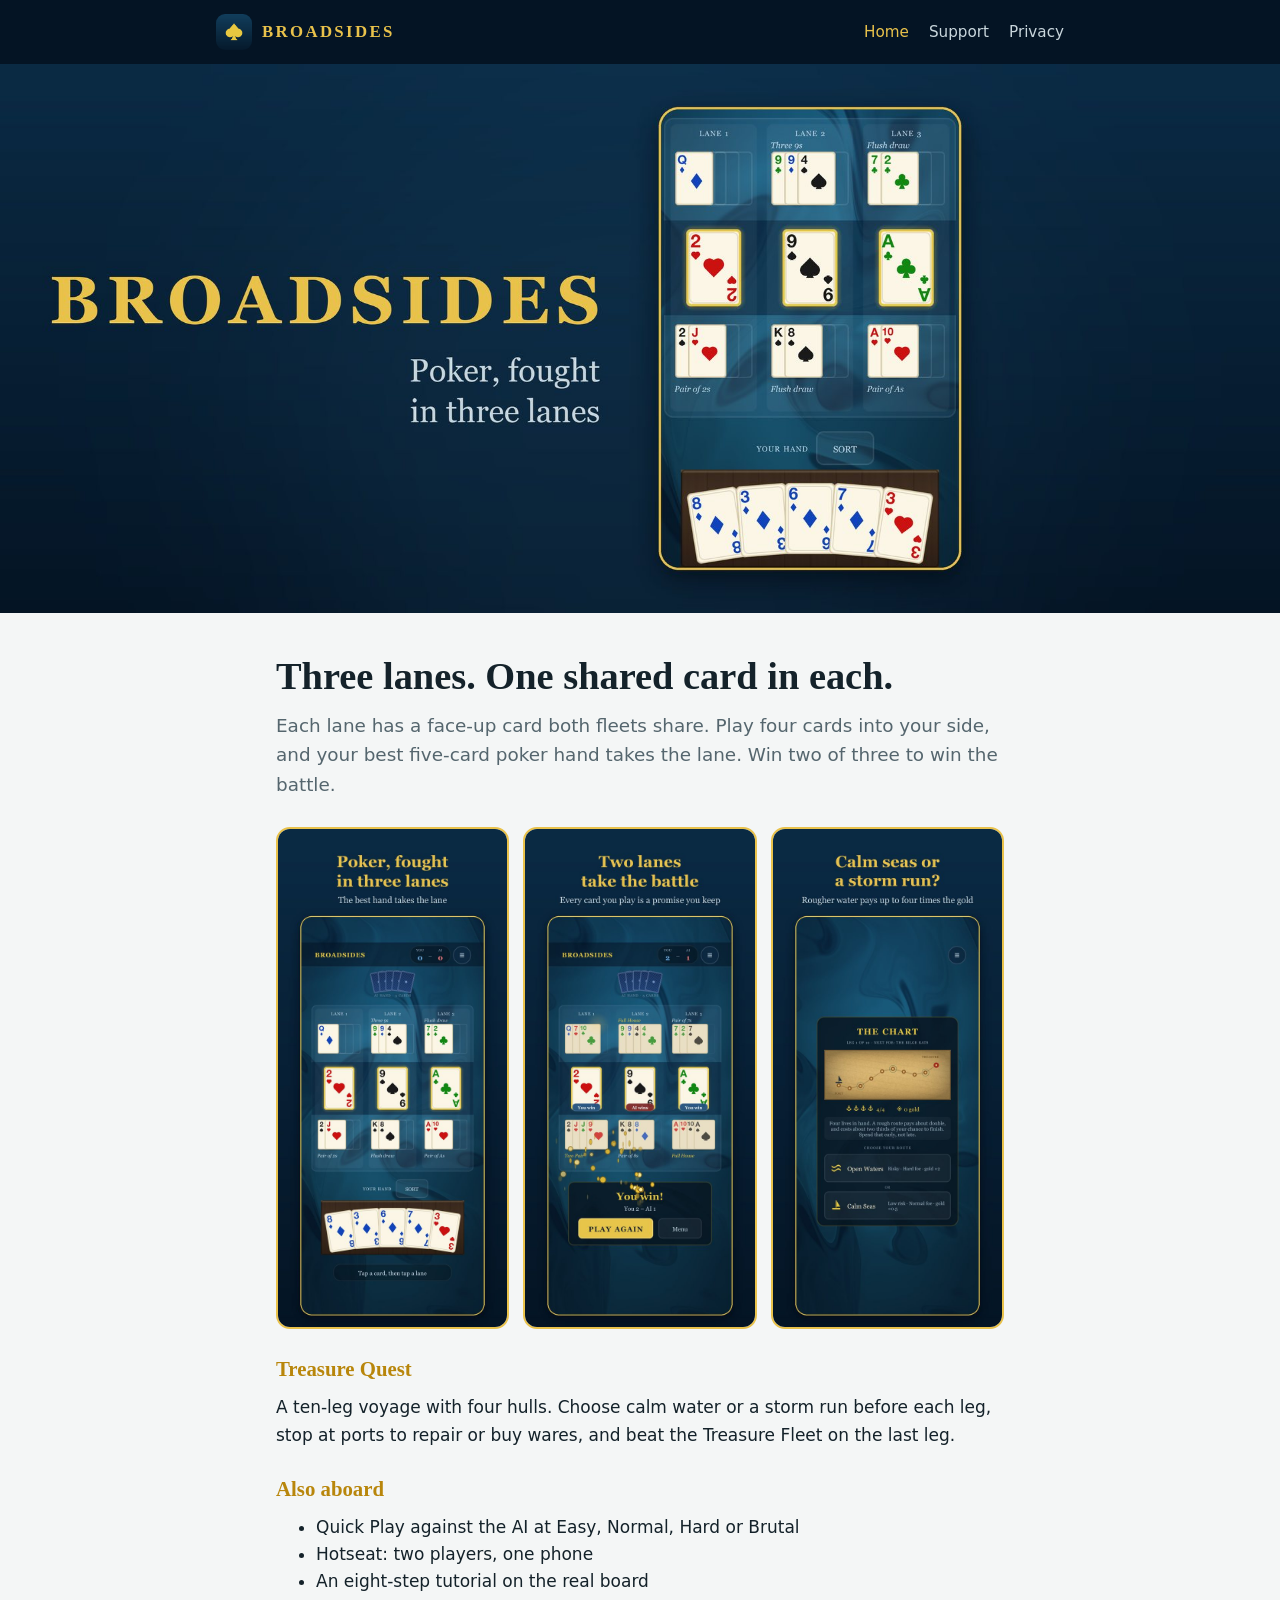
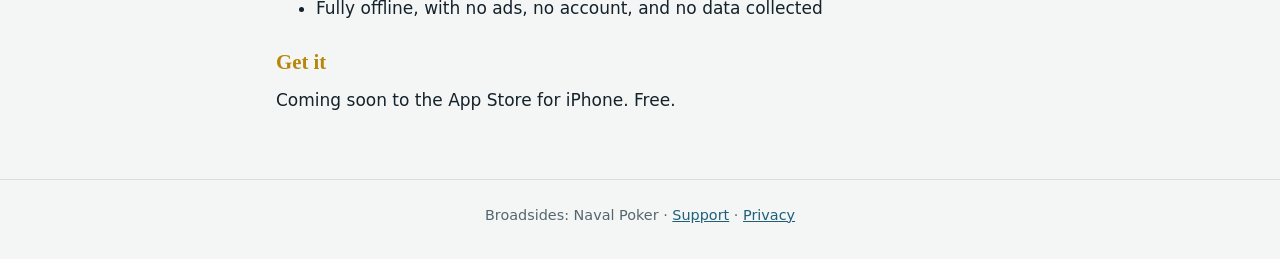
<file: index.html>
<!doctype html>
<html lang="en">
<head>
<meta charset="utf-8">
<meta name="viewport" content="width=device-width, initial-scale=1, viewport-fit=cover">
<title>Broadsides: Naval Poker</title>
<meta name="description" content="Poker fought across three lanes of open sea. Win two lanes to win the battle, then sail ten legs for the Treasure Fleet.">
<link rel="icon" href="img/icon.png">
<link rel="apple-touch-icon" href="img/icon.png">
<link rel="stylesheet" href="site.css">
</head>
<body>
<header class="bar"><nav>
  <a class="brand" href="./"><img src="img/icon.png" alt=""><span>BROADSIDES</span></a>
  <a class="nav" href="./" aria-current="page">Home</a>
  <a class="nav" href="support.html">Support</a>
  <a class="nav" href="privacy.html">Privacy</a>
</nav></header>
<div class="hero"><img src="img/header.jpg" alt="Broadsides: a battle in progress across three lanes, with the shared card in the middle of each" width="1920" height="823"></div>
<main>
  <section>
    <h1>Three lanes. One shared card in each.</h1>
    <p class="lede">Each lane has a face-up card both fleets share. Play four cards into your side, and your best five-card poker hand takes the lane. Win two of three to win the battle.</p>
  </section>
  <div class="shots">
    <img src="img/01-board-mid.jpg" alt="A battle in progress" width="600" height="1304" loading="lazy">
    <img src="img/02-fx-jackpot.jpg" alt="A two-to-one win" width="600" height="1304" loading="lazy">
    <img src="img/03-chart.jpg" alt="Choosing a route on the chart" width="600" height="1304" loading="lazy">
  </div>
  <section>
    <h2>Treasure Quest</h2>
    <p>A ten-leg voyage with four hulls. Choose calm water or a storm run before each leg, stop at ports to repair or buy wares, and beat the Treasure Fleet on the last leg.</p>
  </section>
  <section>
    <h2>Also aboard</h2>
    <ul>
      <li>Quick Play against the AI at Easy, Normal, Hard or Brutal</li>
      <li>Hotseat: two players, one phone</li>
      <li>An eight-step tutorial on the real board</li>
      <li>Fully offline, with no ads, no account, and no data collected</li>
    </ul>
  </section>
  <section>
    <h2>Get it</h2>
    <p>Coming soon to the App Store for iPhone. Free.</p>
  </section>
</main>
<footer>Broadsides: Naval Poker · <a href="support.html">Support</a> · <a href="privacy.html">Privacy</a></footer>
</body>
</html>
</file>
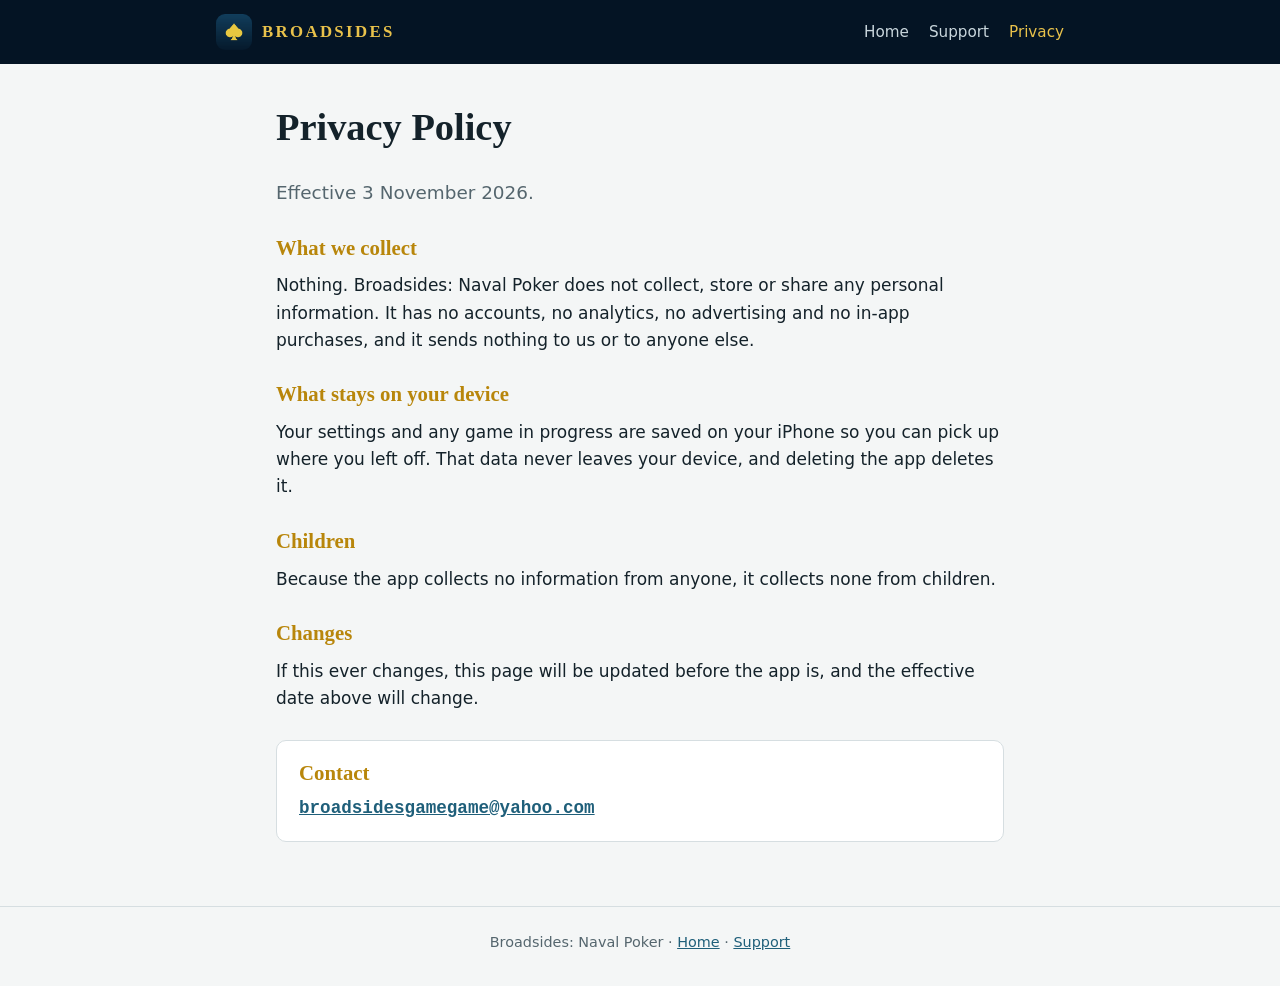
<file: privacy.html>
<!doctype html>
<html lang="en">
<head>
<meta charset="utf-8">
<meta name="viewport" content="width=device-width, initial-scale=1, viewport-fit=cover">
<title>Broadsides Privacy Policy</title>
<meta name="description" content="Privacy policy for Broadsides: Naval Poker. The app collects no data.">
<link rel="icon" href="img/icon.png">
<link rel="stylesheet" href="site.css">
</head>
<body>
<header class="bar"><nav>
  <a class="brand" href="./"><img src="img/icon.png" alt=""><span>BROADSIDES</span></a>
  <a class="nav" href="./">Home</a>
  <a class="nav" href="support.html">Support</a>
  <a class="nav" href="privacy.html" aria-current="page">Privacy</a>
</nav></header>
<main>
  <h1>Privacy Policy</h1>
  <p class="lede">Effective 3 November 2026.</p>

  <section>
    <h2>What we collect</h2>
    <p>Nothing. Broadsides: Naval Poker does not collect, store or share any personal information. It has no accounts, no analytics, no advertising and no in-app purchases, and it sends nothing to us or to anyone else.</p>
  </section>

  <section>
    <h2>What stays on your device</h2>
    <p>Your settings and any game in progress are saved on your iPhone so you can pick up where you left off. That data never leaves your device, and deleting the app deletes it.</p>
  </section>

  <section>
    <h2>Children</h2>
    <p>Because the app collects no information from anyone, it collects none from children.</p>
  </section>

  <section>
    <h2>Changes</h2>
    <p>If this ever changes, this page will be updated before the app is, and the effective date above will change.</p>
  </section>

  <div class="card">
    <h2>Contact</h2>
    <p class="email"><a href="mailto:broadsidesgamegame@yahoo.com?subject=Broadsides%20privacy">broadsidesgamegame@yahoo.com</a></p>
  </div>
</main>
<footer>Broadsides: Naval Poker · <a href="./">Home</a> · <a href="support.html">Support</a></footer>
</body>
</html>
</file>
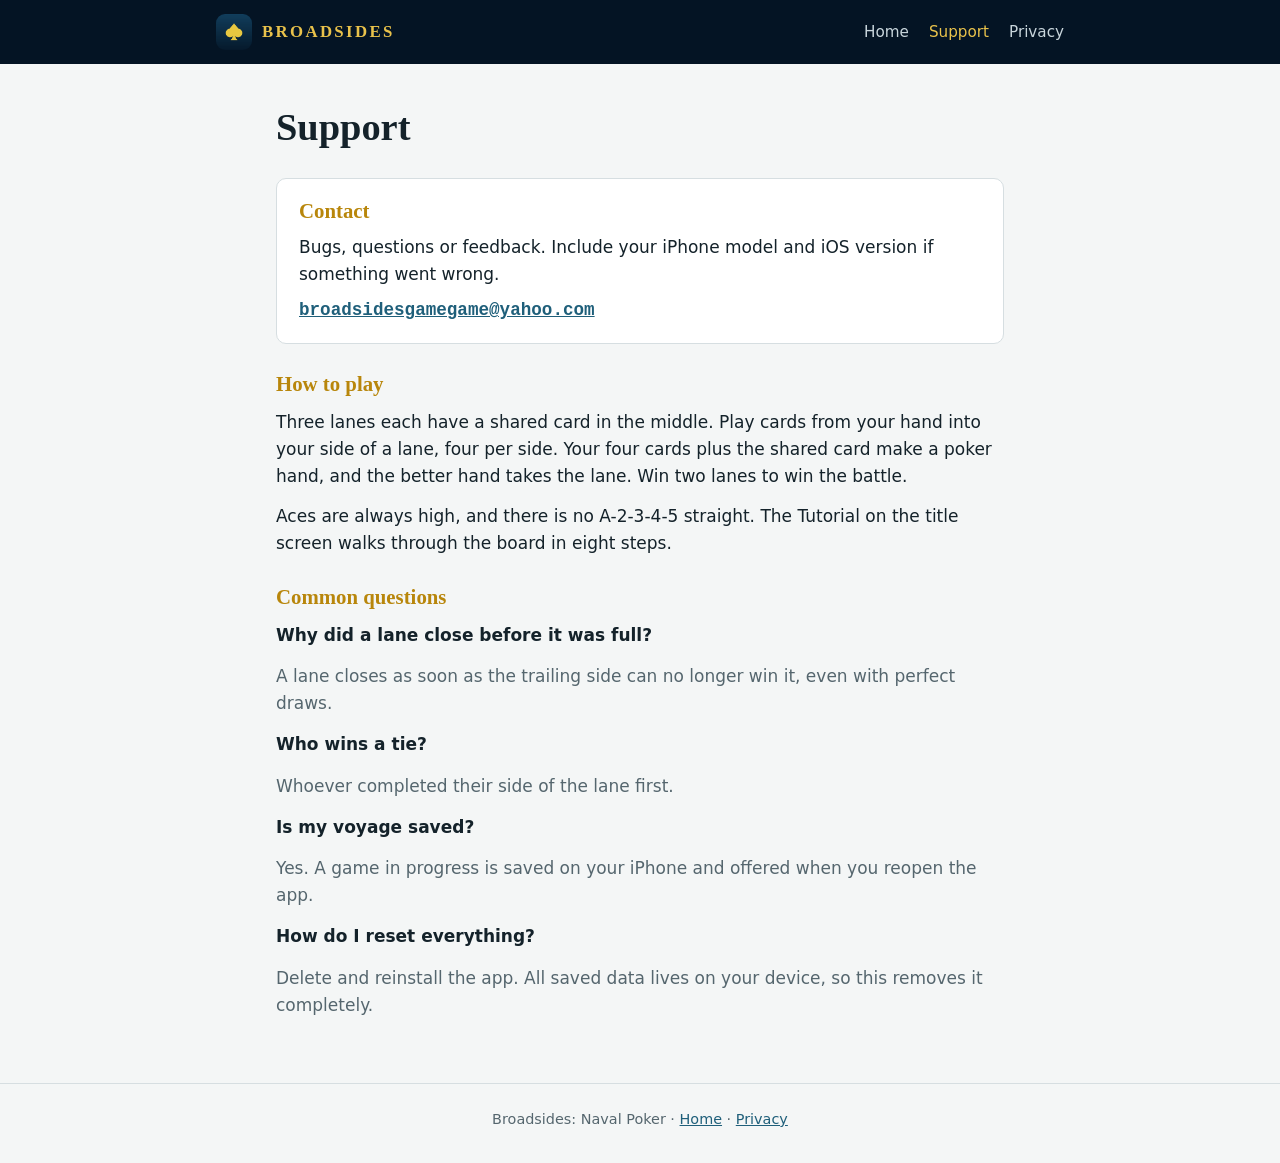
<file: support.html>
<!doctype html>
<html lang="en">
<head>
<meta charset="utf-8">
<meta name="viewport" content="width=device-width, initial-scale=1, viewport-fit=cover">
<title>Broadsides Support</title>
<meta name="description" content="Help and contact for Broadsides: Naval Poker.">
<link rel="icon" href="img/icon.png">
<link rel="stylesheet" href="site.css">
</head>
<body>
<header class="bar"><nav>
  <a class="brand" href="./"><img src="img/icon.png" alt=""><span>BROADSIDES</span></a>
  <a class="nav" href="./">Home</a>
  <a class="nav" href="support.html" aria-current="page">Support</a>
  <a class="nav" href="privacy.html">Privacy</a>
</nav></header>
<main>
  <h1>Support</h1>

  <div class="card">
    <h2>Contact</h2>
    <p>Bugs, questions or feedback. Include your iPhone model and iOS version if something went wrong.</p>
    <p class="email"><a href="mailto:broadsidesgamegame@yahoo.com?subject=Broadsides%20support">broadsidesgamegame@yahoo.com</a></p>
  </div>

  <section>
    <h2>How to play</h2>
    <p>Three lanes each have a shared card in the middle. Play cards from your hand into your side of a lane, four per side. Your four cards plus the shared card make a poker hand, and the better hand takes the lane. Win two lanes to win the battle.</p>
    <p>Aces are always high, and there is no A-2-3-4-5 straight. The Tutorial on the title screen walks through the board in eight steps.</p>
  </section>

  <section>
    <h2>Common questions</h2>
    <dl>
      <dt>Why did a lane close before it was full?</dt>
      <dd>A lane closes as soon as the trailing side can no longer win it, even with perfect draws.</dd>
      <dt>Who wins a tie?</dt>
      <dd>Whoever completed their side of the lane first.</dd>
      <dt>Is my voyage saved?</dt>
      <dd>Yes. A game in progress is saved on your iPhone and offered when you reopen the app.</dd>
      <dt>How do I reset everything?</dt>
      <dd>Delete and reinstall the app. All saved data lives on your device, so this removes it completely.</dd>
    </dl>
  </section>
</main>
<footer>Broadsides: Naval Poker · <a href="./">Home</a> · <a href="privacy.html">Privacy</a></footer>
</body>
</html>
</file>
<file: site.css>
/* Broadsides support site. One reading column, the game's own sea and gold. */
:root {
  --bg: #f4f6f6; --paper: #ffffff; --ink: #14222a; --muted: #55666e; --rule: #d6dee1;
  --sea: #0a2a44; --sea-deep: #041424; --gold: #b8860b; --gold-bright: #e9c24b; --link: #1f5f7a;
  --display: Georgia, "Times New Roman", serif;
  --body: -apple-system, BlinkMacSystemFont, "Segoe UI", system-ui, sans-serif;
}
@media (prefers-color-scheme: dark) {
  :root { --bg: #071521; --paper: #0d2233; --ink: #e4edf0; --muted: #98abb3; --rule: #1f3a4e;
          --gold: #e9c24b; --link: #7cc0de; color-scheme: dark; }
}
* { box-sizing: border-box; }
html { -webkit-text-size-adjust: 100%; }
body { margin: 0; background: var(--bg); color: var(--ink); font: 17px/1.6 var(--body); }
a { color: var(--link); }
a:focus-visible { outline: 2px solid var(--gold-bright); outline-offset: 2px; }
img { max-width: 100%; height: auto; display: block; }

.bar { background: var(--sea-deep); }
.bar nav { max-width: 880px; margin: 0 auto; display: flex; align-items: center; gap: 20px; flex-wrap: wrap;
  padding: 14px max(16px, env(safe-area-inset-right)) 14px max(16px, env(safe-area-inset-left)); }
.brand { display: flex; align-items: center; gap: 10px; text-decoration: none; margin-right: auto; }
.brand img { width: 36px; height: 36px; border-radius: 9px; }
.brand span { font: 700 1.05rem/1 var(--display); letter-spacing: .14em; color: var(--gold-bright); }
.bar a.nav { color: #c9d6dc; text-decoration: none; font-size: .95rem; }
.bar a.nav[aria-current="page"], .bar a.nav:hover { color: var(--gold-bright); }

.hero { background: linear-gradient(var(--sea), var(--sea-deep)); }
.hero img { width: 100%; max-width: 1400px; margin: 0 auto; }

main { max-width: 760px; margin: 0 auto; display: grid; gap: 28px;
  padding: 40px max(16px, env(safe-area-inset-right)) 64px max(16px, env(safe-area-inset-left)); }
h1, h2 { font-family: var(--display); line-height: 1.2; text-wrap: balance; margin: 0; }
h1 { font-size: clamp(1.8rem, 4.5vw, 2.4rem); }
h2 { font-size: 1.3rem; color: var(--gold); }
p, ul { margin: 0; }
section { display: grid; gap: 12px; }
.lede { font-size: 1.15rem; color: var(--muted); }
.shots { display: grid; grid-template-columns: repeat(3, 1fr); gap: 14px; }
.shots img { border-radius: 14px; border: 2px solid var(--gold-bright); }
@media (max-width: 520px) { .shots { grid-template-columns: 1fr 1fr; } .shots img:last-child { display: none; } }
.card { background: var(--paper); border: 1px solid var(--rule); border-radius: 10px; padding: 20px 22px; display: grid; gap: 10px; }
.email { font: 600 1.1rem/1.4 ui-monospace, Menlo, monospace; user-select: all; word-break: break-all; }
dl { margin: 0; display: grid; gap: 14px; } dt { font-weight: 600; } dd { margin: 0; color: var(--muted); }
footer { border-top: 1px solid var(--rule); color: var(--muted); font-size: .9rem; text-align: center;
  padding: 24px max(16px, env(safe-area-inset-right)) 32px max(16px, env(safe-area-inset-left)); }
</file>
